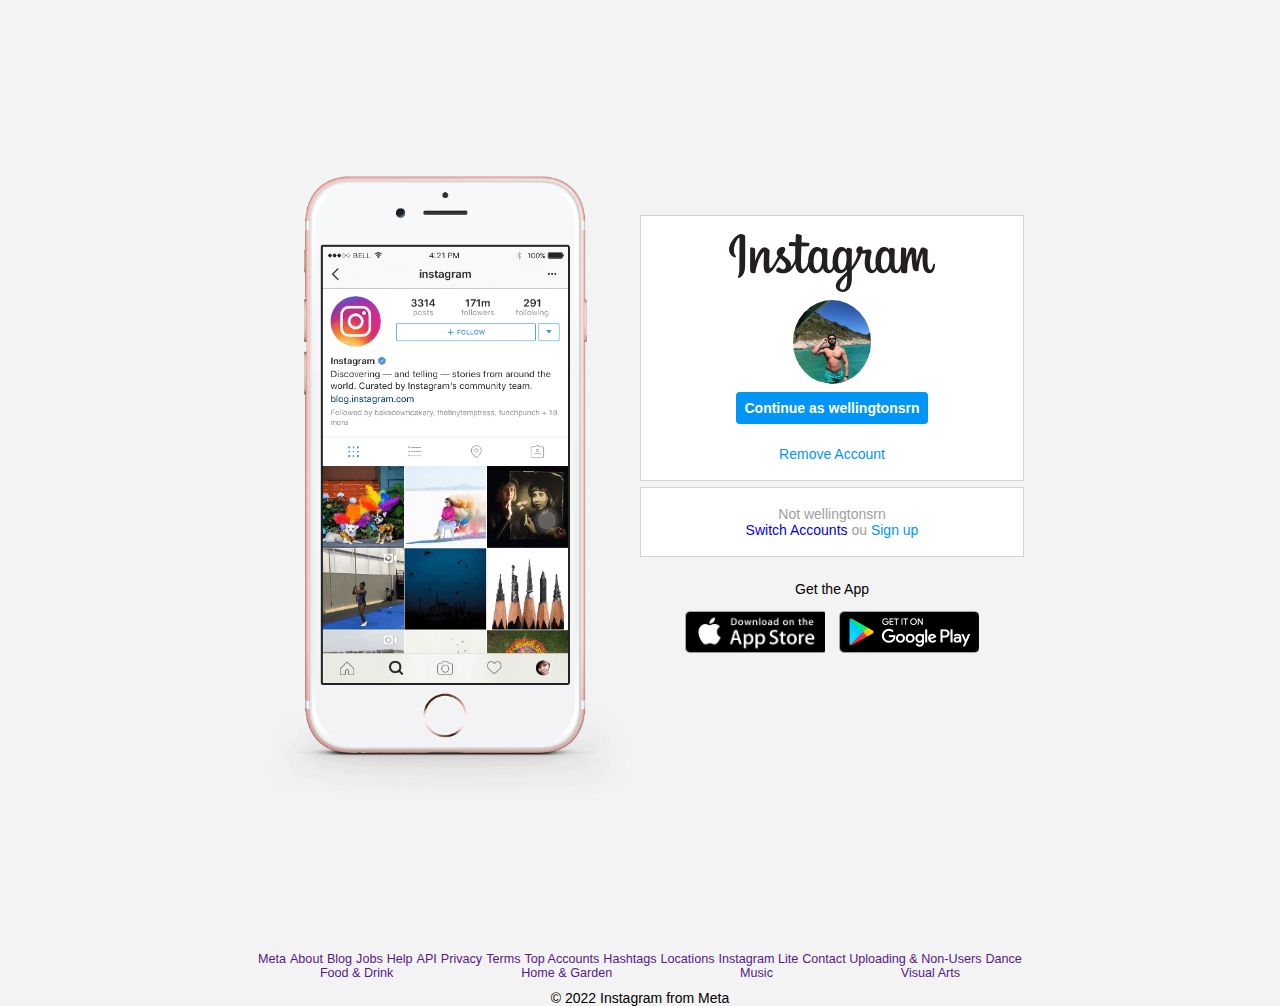
<file: index.html>
<!DOCTYPE html>
<html lang="pt-br">

<head>
    <meta charset="UTF-8">
    <meta http-equiv="X-UA-Compatible" content="IE=edge">
    <meta name="viewport" content="width=device-width, initial-scale=1.0">
    <link rel="stylesheet" href="style.css">
    <title>Instagram</title>
</head>

<body>
    <main class="instagram-container">

        <section class="instagram-phone">
            <img src="./img/instagram-celular.png" alt="cellphone">
        </section>

        <section class="instagram-continue">
            <div class="group">
                <img src="./img/instagram-logo.png" class="logo" alt="instagram logo">
                <div class="profile-photo">
                    <img src="./img/instaClone.jpg" alt="foto de perfil">
                </div>
                <a href="#" class="instagram-login">Continue as wellingtonsrn</a>
                <a href="#" class="instagram-logout">Remove Account</a>
            </div>

            <div class="group">
                <p class="not-account">Not wellingtonsrn</p>
                <p class="not-account"> 
                     <a href="./index_logout.html"><span class="link-blue"></span> Switch Accounts </span> </a> 
                    ou
                    <span class="link-blue">Sign up</span>
                </p>
            </div>
            <div class="get-the-app">
                <p class="get-app">Get the App</p>
                <div class="download">
                    <a href="https://apps.apple.com/app/instagram/id389801252?vt=lo" class="app-download"></a>
                    <a href="https://play.google.com/store/apps/details?id=com.instagram.android&referrer=utm_source%3Dinstagramweb%26utm_campaign%3DloginPage%26ig_mid%3D871ED082-1A99-4C00-A3B0-218234C94A5C%26utm_content%3Dlo%26utm_medium%3Dbadge" class="app-download"></a>
                </div>
            </div>

        </section>

        

    </main>

    <div class="rodape">
        <a href="">Meta</a>
        <a href="">About</a>
        <a href="">Blog</a>
        <a href="">Jobs</a>
        <a href="">Help</a>
        <a href="">API</a>
        <a href="">Privacy</a>
        <a href="">Terms</a>
        <a href="">Top Accounts</a>
        <a href="">Hashtags</a>
        <a href="">Locations</a>
        <a href="">Instagram Lite</a>
        <a href="">Contact Uploading & Non-Users</a>
        <a href="">Dance</a>
        <a class="rodape-self" href="">Food & Drink</a>
        <a class="rodape-self" href="">Home & Garden</a>
        <a class="rodape-self"href="">Music</a>
        <a class="rodape-self" href="">Visual Arts</a>
    </div>
    <footer>© 2022 Instagram from Meta</footer>

   

   
</body>

</html>
</file>
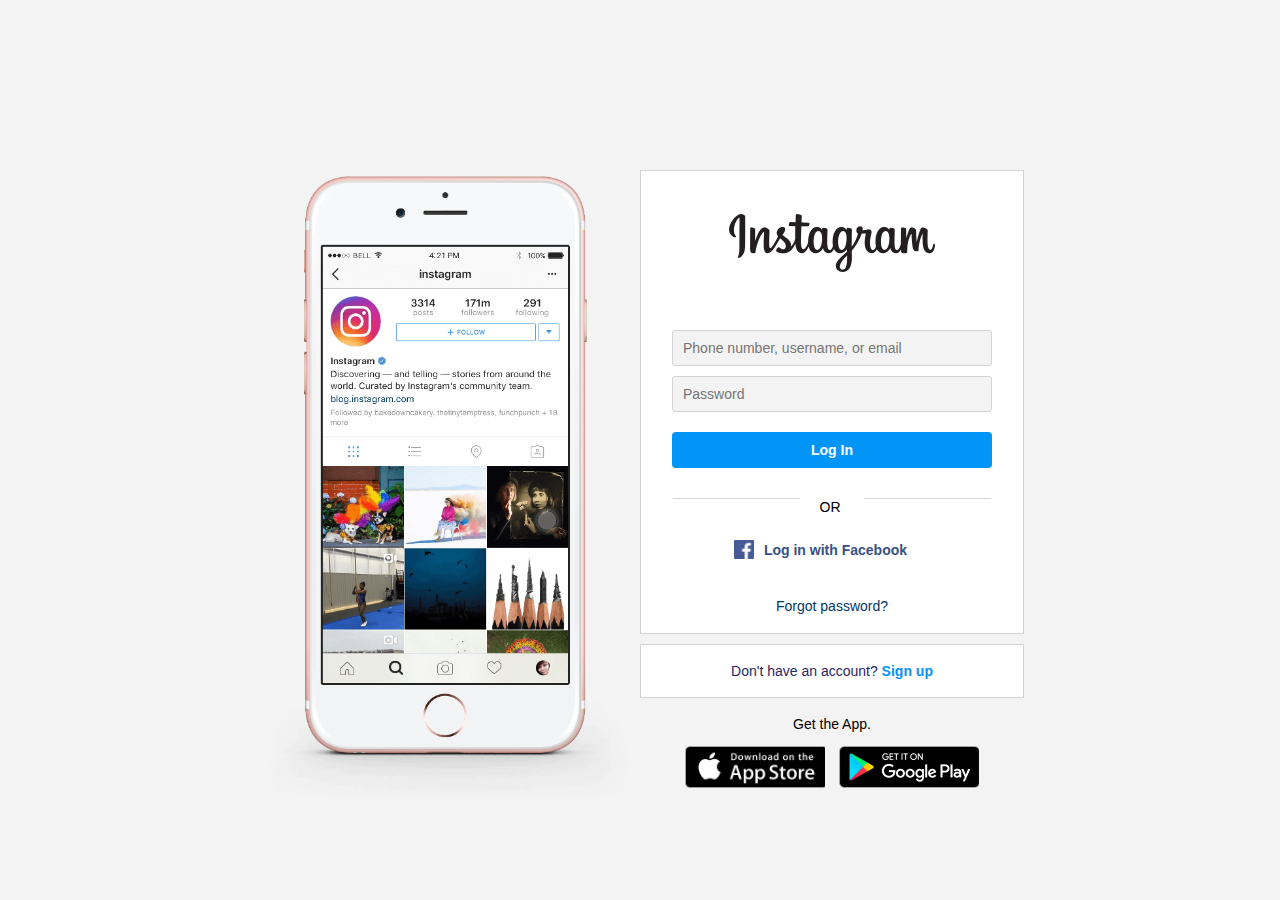
<file: index_logout.html>
<!DOCTYPE html>
<html lang="pt-br">

<head>
    <meta charset="UTF-8">
    <meta http-equiv="X-UA-Compatible" content="IE=edge">
    <meta name="viewport" content="width=device-width, initial-scale=1.0">
    <link rel="stylesheet" href="style_logout.css">
    <title>Instagram</title>
</head>

<body>
    <div class="instagram-container">

        <div class="instagram-phone">
            <img src="./img/instagram-celular.png" alt="cellphone">
        </div>

        <div class="instagram-continue">
            <div class="group">
               <a href="./index.html"> <img src="./img/instagram-logo.png" class="logo" alt="instagram logo"></a>
                <div>
                    <input class="input" type="text" name="login" id="login" placeholder="Phone number, username, or email">
                </div>
                <div>
                    <input class="input"  type="password" name="password" id="password" placeholder="Password">

                </div>
                <a href="#" class="instagram-login">Log In</a>

                <div class="input-linha">
                <input  class="input-linha-linha" >OR
                <input class="input-linha-linha"  >  
                </div>

                <div class="face-logo">
                    <img src="./img/facebook-logoo.png" alt="">
                    <span > Log in with Facebook </span>
                </div>
                
                <a href="#" class="instagram-logout">Forgot password?</a>
            </div>

            <div class="group">
                <p class="not-account">
                    <span> Don't have an account? </span>

                    <span class="link-blue">Sign up</span>
                </p>
            </div>
            <div class="get-the-app">
                <p class="get-app">Get the App.</p>
                <div class="download">
                    <a href="https://apps.apple.com/app/instagram/id389801252?vt=lo" class="app-download"></a>
                    <a href="https://play.google.com/store/apps/details?id=com.instagram.android&referrer=utm_source%3Dinstagramweb%26utm_campaign%3DloginPage%26ig_mid%3D871ED082-1A99-4C00-A3B0-218234C94A5C%26utm_content%3Dlo%26utm_medium%3Dbadge" class="app-download"></a>
                </div>
            </div>

        </div>

    </div>

</body>

</html>
</file>
<file: style.css>
* {
    padding: 0;
    margin: 0;
    box-sizing: border-box;
    text-decoration: none;
    font-family: sans-serif;
    font-size: 14px;

}

body {
    width: 100%;
    min-height: 100vh;
    background-color: rgb( 243, 243, 243);
    margin: 0;
    padding:0 ;
    
    display: flex;
    flex-direction: column;
    justify-content: center;
    align-items: center;
}

.instagram-container {
    display: flex;
    align-items: center;
    justify-content: start;
    width: 60%;
    height: 100vh;
}

.instagram-phone {
    display: flex;
    align-items: center;
    justify-content: center;
    width: 50%;

}

.instagram-phone img {
    height: 50rem;
}

.instagram-continue {
    display: flex;
    align-items: center;
    justify-content: space-around;
    flex-direction: column;
    width: 50%;
    min-height: 34rem;
}

.group {
    display: flex;
    justify-content: space-between;
    align-items: center;
    flex-direction: column;
    background-color: #ffffff;
    width: 100%;
    padding: 1.3rem 0;
    border: 1px solid lightgray;

}

.group:nth-child(1) {
    min-height: 19rem;
}

.instagram-logo {
    height: 3rem;
}

.profile-photo {
    display: flex;
    justify-content: center;
    align-items: center;
    border-radius: 50%;
    overflow: hidden;
    
}

.profile-photo img {
    height: 6rem;
}


.instagram-login {
   background-color: #0095f6;
   color: #ffffff;
   padding: 8px;
   border-radius: 4px;
   font-weight: bold;

}

.instagram-logout {
    color: #0095f6;
    margin-top: 1rem;
}

.not-account {
   color: rgb( 160, 160, 160); 
}

.link-blue {
    color: #0095f6;

}

.get-the-app {
    display: flex;
    flex-direction: column;
    align-items: center;
    justify-content: center;
    width: 100%;
    padding: 1.3rem;
}

.download {
   display: flex;
   width: 100%;
   justify-content: space-evenly;
   align-items: center;
   padding: 1rem; 
}

.app-download {
    height: 3rem;
    width: 10rem;
    background-size: cover;

}

.app-download:nth-child(1) {
    background-image: url(./img/apple-button.png);


}

.app-download:nth-child(2) {
    background-image: url(./img/googleplay-button.png);


}

/* media queries */

@media (max-width:1024px) {
    .instagram-container {
        width: 90%;
    }
}

@media (max-width:650px) {
    body {
        background-color: #ffffff;
    }

    .instagram-container {
        width: 90%;
    }

    .instagram-phone {
        display: none;
    }

    .instagram-continue {
        width: 100%;

    }

    .group {
        border: 1px solid transparent;
    }
}


.rodape {
    display: flex;
    flex-wrap: wrap;
    align-items: center;
    justify-content: space-around;
    width: 60%;
    margin-top: 52px;

   
    
}

.rodape a {
    font-size: .9rem;
    
    
}


footer {
    padding-top: 10px;
}
</file>
<file: style_logout.css>
* {
    padding: 0;
    margin: 0;
    box-sizing: border-box;
    text-decoration: none;
    font-family: sans-serif;
    font-size: 14px;

}

body {
    width: 100%;
    min-height: 100vh;
    background-color: rgb( 243, 243, 243);
    margin: 0;
    padding:0 ;
    display: flex;
    justify-content: center;
}

.instagram-container {
    display: flex;
    align-items: center;
    justify-content: start;
    width: 60%;
    height: 100vh;
  
}

.instagram-phone {
    display: flex;
    align-items: center;
    justify-content: center;
    width: 50%;

}

.instagram-phone img {
    height: 50rem;
   
}

.instagram-continue {
    display: flex;
    align-items: center;
    justify-content: space-around;
    flex-direction: column;
    width: 50%;
    min-height: 34rem;
    margin-top: 90px;
}

.logo {
    padding: 25px 0 ;
}

.input {
    font-family: 'Segoe UI', Tahoma, Geneva, Verdana, sans-serif;
    padding-left: 10px;
    width: 320px;
    height: 36px;
    background-color:  rgb( 243, 243, 243);
    border-radius: 3px;
    border: 1px solid lightgray;
    

}

#login {
    margin-top: 30px;
}

#password {
    margin-top: 10px;
    margin-bottom: 20px;

}


.input-linha-linha:nth-child(1) {
    margin-right: 20px;
    margin-top: 30px;
    
}

.input-linha-linha:nth-child(2) {
    margin-left: 20px;

}

.input-linha-linha {
    width: 127px;
    border: 1px solid lightgray;
    border-bottom: none;
    border-left: none;
    border-right: none;



}

.face-logo {
    display: flex;
    align-items: center;
    margin: 25px  ;
}

.face-logo img {
    width: 10%;
}

.face-logo span{
    color: #385185;
    font-weight: bolder;
    margin-left: 10px;

}

.group {
    display: flex;
    justify-content: space-between;
    align-items: center;
    flex-direction: column;
    background-color: #ffffff;
    width: 100%;
    padding: 1.3rem 0;
    border: 1px solid lightgray;

}

.group:nth-child(1) {
    min-height: 19rem;
}

.group:nth-child(2) {
   margin-top: 10px;
}

.instagram-logo {
    height: 3rem;
}

.profile-photo {
    display: flex;
    justify-content: center;
    align-items: center;
    border-radius: 50%;
    overflow: hidden;
    
}

.profile-photo img {
    height: 6rem;
}


.instagram-login {
    font-family: 'Segoe UI', Tahoma, Geneva, Verdana, sans-serif;
   background-color: #0095f6;
   color: #ffffff;
   padding: 10px;
   border-radius: 4px;
   font-weight: bold;
   width: 320px;
   height: 36px;
   text-align: center;
   

}

.instagram-logout {
    color:#00376B;
    margin-top: 1rem;
}

.not-account {
   color:rgb(38, 38, 101); 
}

.link-blue {
    color: #0095f6;
    font-weight: bolder;

}

.get-the-app {
    display: flex;
    flex-direction: column;
    align-items: center;
    justify-content: center;
    width: 100%;
    padding: 1.3rem;
}

.download {
   display: flex;
   width: 100%;
   justify-content: space-evenly;
   align-items: center;
   padding: 1rem; 
}

.app-download {
    height: 3rem;
    width: 10rem;
    background-size: cover;

}

.app-download:nth-child(1) {
    background-image: url(./img/apple-button.png);


}

.app-download:nth-child(2) {
    background-image: url(./img/googleplay-button.png);


}

/* media queries */

@media (max-width:1024px) {
    .instagram-container {
        width: 90%;
    }
}

@media (max-width:650px) {
    body {
        background-color: #ffffff;
    }

    .instagram-container {
        width: 90%;
    }

    .instagram-phone {
        display: none;
    }

    .instagram-continue {
        width: 100%;

    }

    .group {
        border: 1px solid transparent;
    }
}


.rodape {
    display: flex;
    align-items: center;
    justify-content: start;
    width: 60%;
    height: 100vh;
}
</file>
